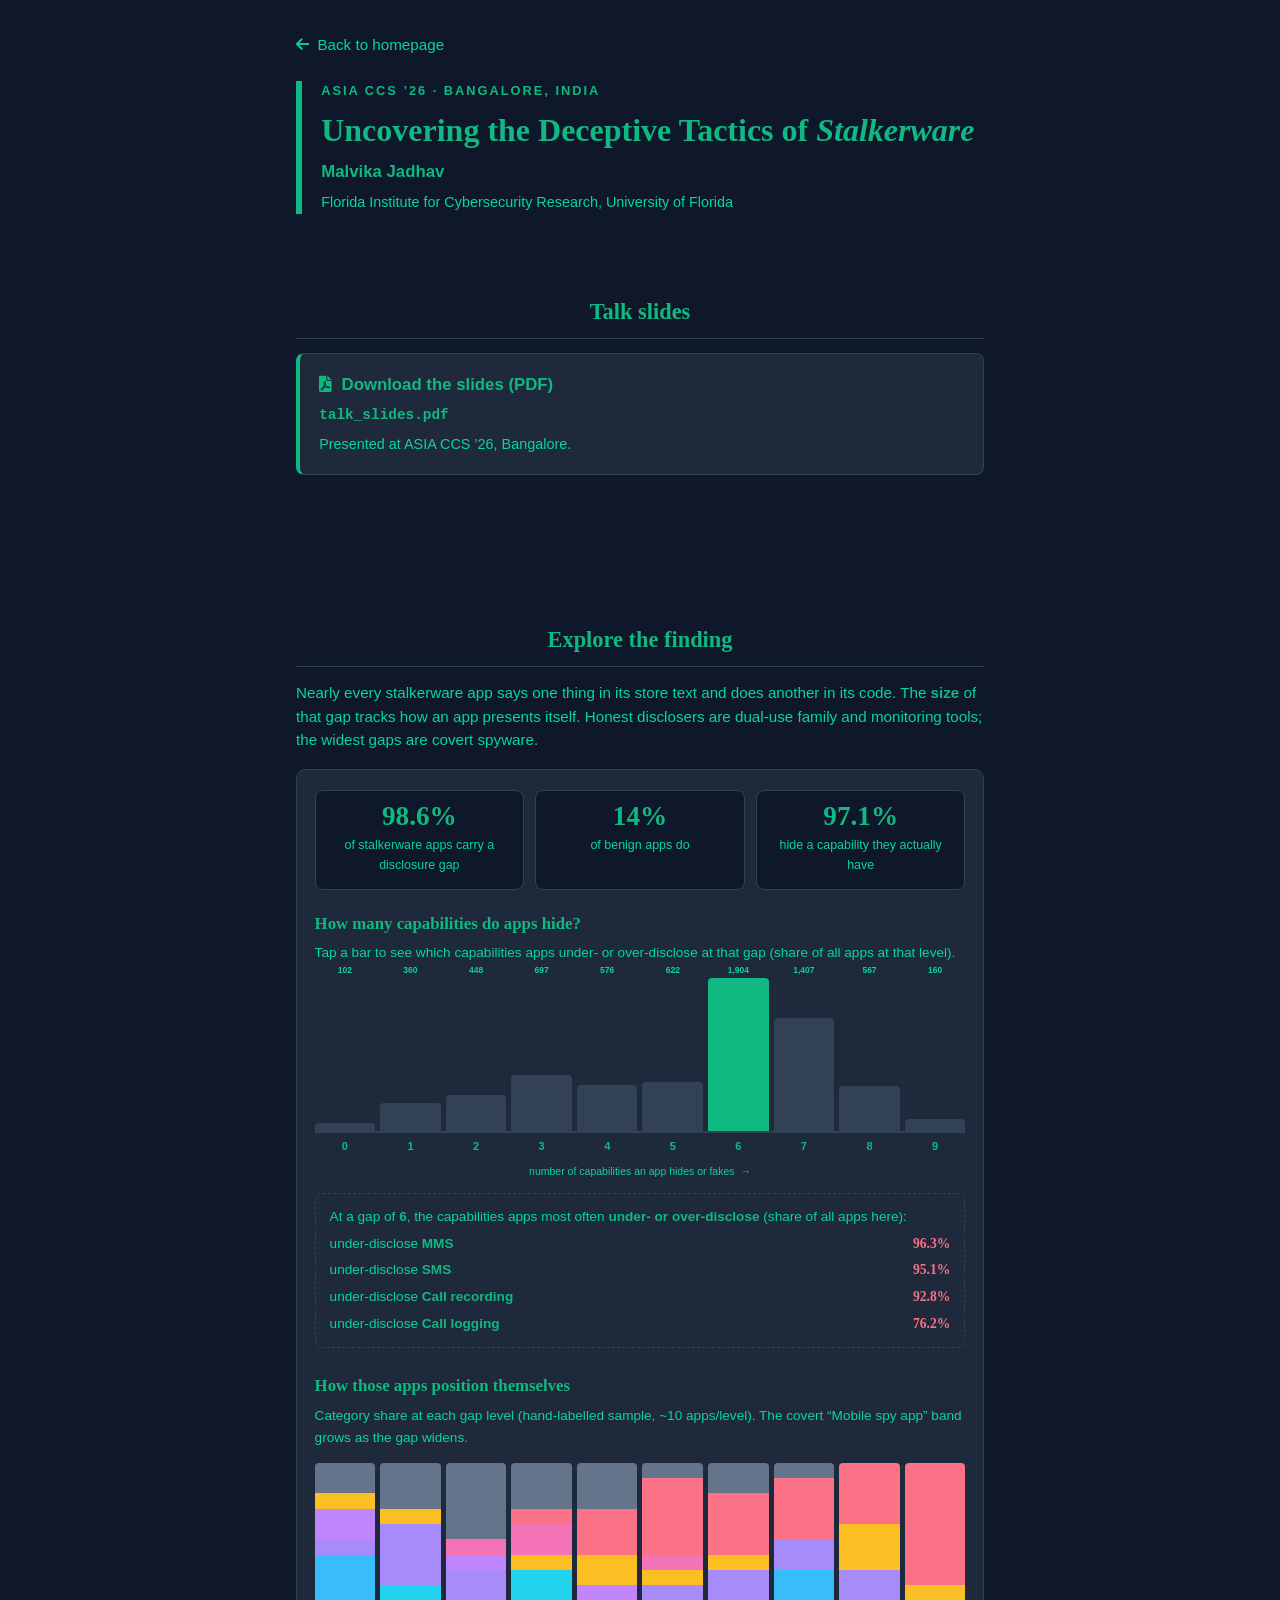
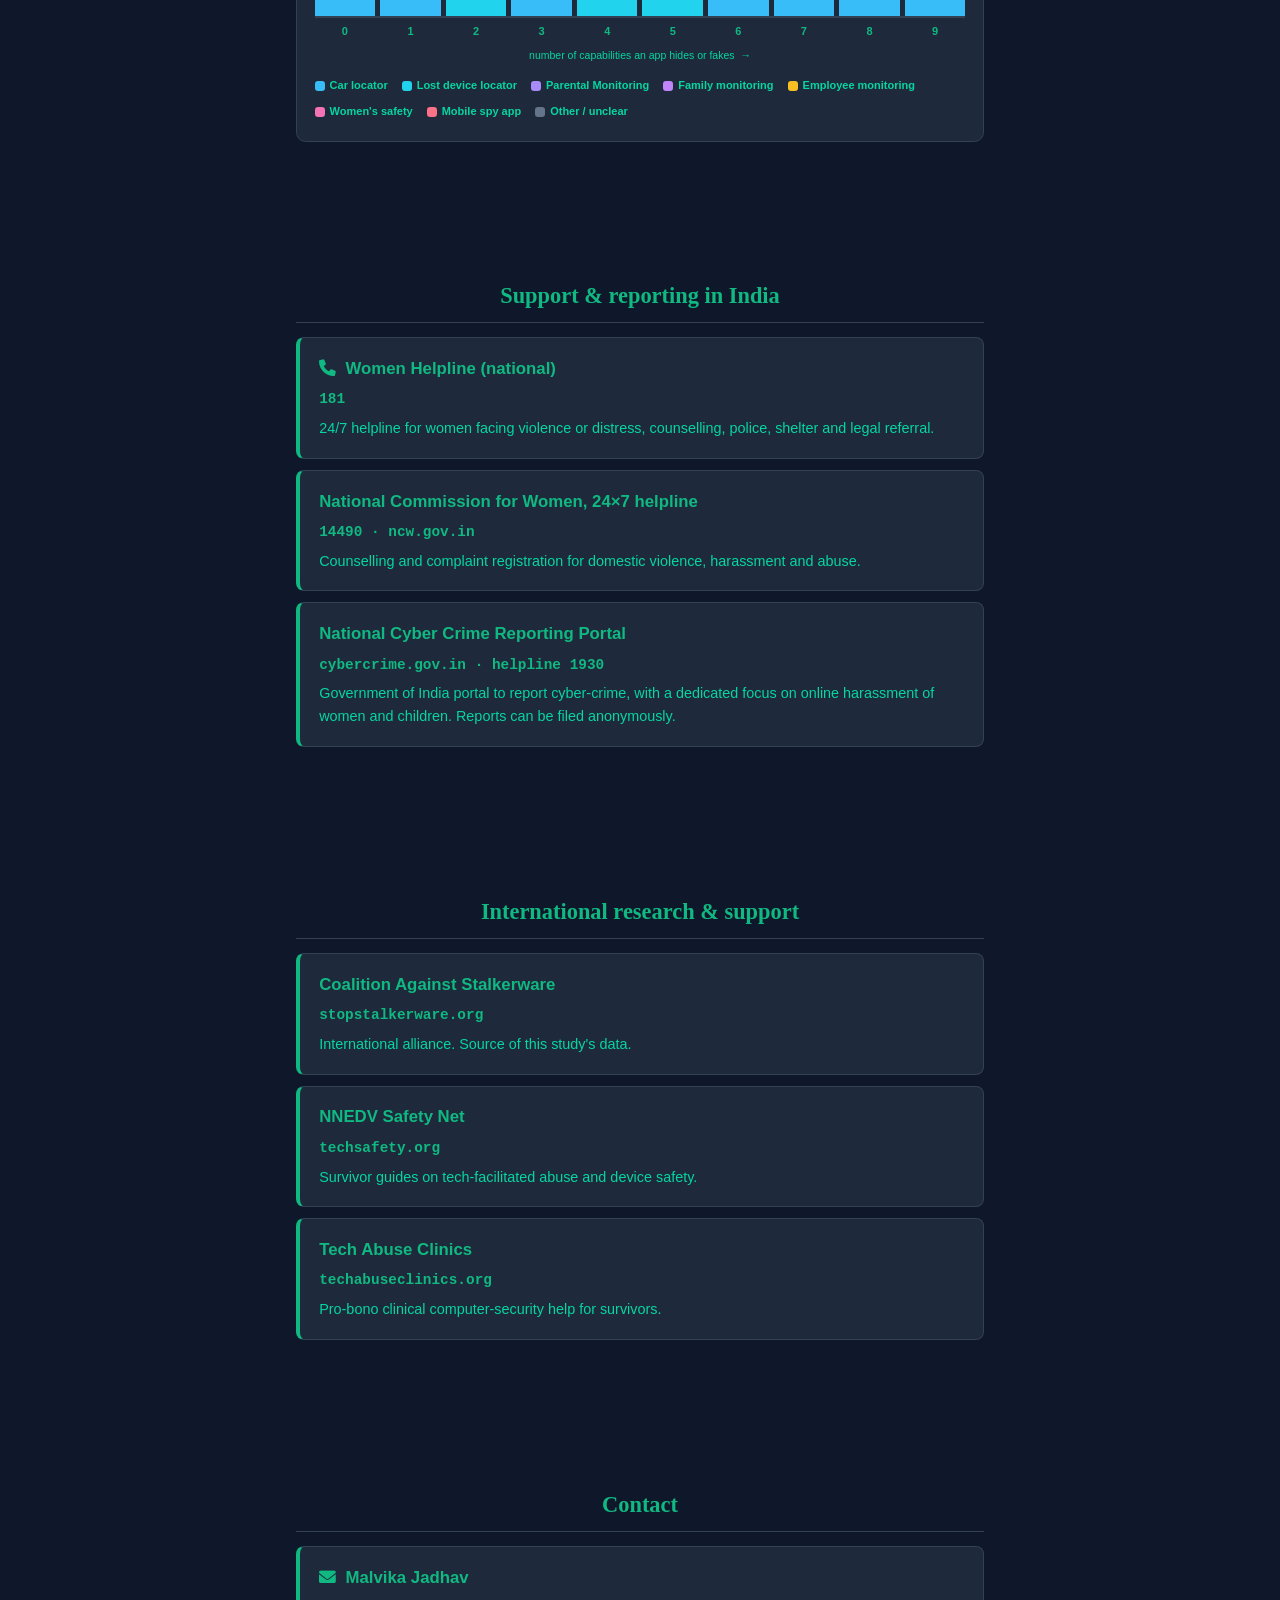
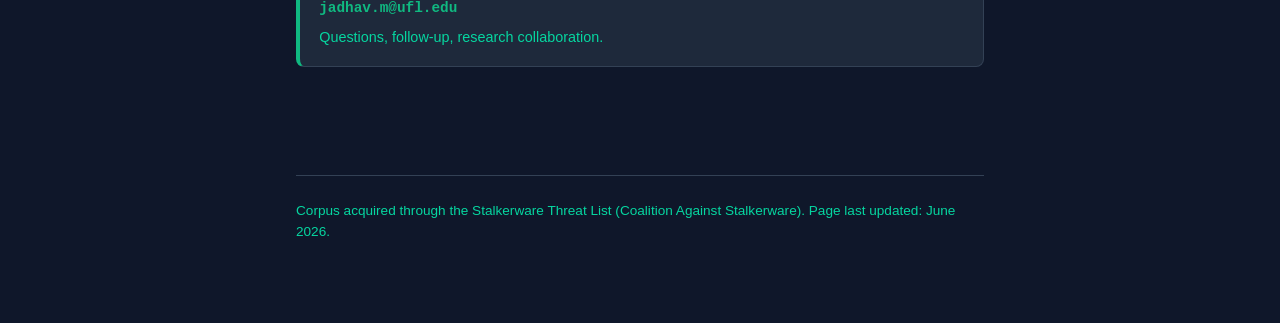
<file: asiaccs/index.html>
<!DOCTYPE html>
<html lang="en">
<head>
<meta charset="UTF-8"><meta name="viewport" content="width=device-width, initial-scale=1.0">
<title>Research Resources · ASIA CCS ’26 · Malvika Jadhav</title>
<meta name="description" content="Conference talk resources."><meta name="robots" content="noindex, nofollow">
<link rel="stylesheet" href="../style.css">
<link href="https://cdnjs.cloudflare.com/ajax/libs/font-awesome/6.0.0/css/all.min.css" rel="stylesheet">
<link rel="icon" href="../profile.jpeg">
<style>
  /* fallback copy of your style.css tokens so this page renders correctly even in a
     standalone preview; identical values, so style.css stays the source of truth on-site */
  :root{ --bg-primary:#ffffff; --bg-secondary:#f8fafc; --text-primary:#1e293b; --text-secondary:#64748b; --accent:#3b82f6; --accent-hover:#2563eb; --border:#e2e8f0; --transition:all .3s ease; }
  [data-theme="dark"]{ --bg-primary:#0f172a; --bg-secondary:#1e293b; --text-primary:#10b981; --text-secondary:#06d6a0; --accent:#10b981; --accent-hover:#059669; --border:#334155; }
  body{ font-family:-apple-system,BlinkMacSystemFont,'Segoe UI',Roboto,sans-serif; background:var(--bg-primary); color:var(--text-primary); line-height:1.6; margin:0; transition:var(--transition); }

  .talk-container{max-width:720px;margin:0 auto;padding:2rem 1rem 5rem;}
  .back-link{display:inline-block;margin-bottom:1.5rem;color:var(--text-secondary);text-decoration:none;font-size:.95rem;transition:var(--transition);} .back-link:hover{color:var(--accent);}
  .talk-header{border-left:6px solid var(--accent);padding-left:1.2rem;margin-bottom:2rem;}
  .talk-eyebrow{font-size:.8rem;letter-spacing:2px;color:var(--accent);font-weight:700;text-transform:uppercase;margin-bottom:.6rem;}
  .talk-title{font-family:Georgia,"Times New Roman",serif;font-size:2rem;font-weight:700;color:var(--text-primary);margin-bottom:.6rem;line-height:1.2;} .talk-title em{color:var(--accent);font-style:italic;}
  .talk-byline{font-weight:600;font-size:1.05rem;color:var(--text-primary);margin-bottom:.3rem;} .talk-venue{color:var(--text-secondary);font-size:.9rem;}
  .talk-section{margin-bottom:2.5rem;}
  .talk-section h2{font-family:Georgia,"Times New Roman",serif;font-size:1.4rem;color:var(--text-primary);margin-bottom:.9rem;padding-bottom:.5rem;border-bottom:1px solid var(--border);}
  .talk-section .lead{color:var(--text-secondary);font-size:.95rem;line-height:1.55;margin-bottom:1.1rem;} .talk-section .lead b{color:var(--text-primary);}
  .talk-card{display:block;background:var(--bg-secondary);border:1px solid var(--border);border-left:4px solid var(--accent);padding:1.1rem 1.2rem;margin-bottom:.7rem;text-decoration:none;color:var(--text-primary);border-radius:.5rem;transition:var(--transition);}
  .talk-card:hover{transform:translateX(3px);box-shadow:0 4px 12px rgba(0,0,0,.15);}
  .talk-card .card-name{font-weight:700;font-size:1.05rem;margin-bottom:.35rem;}
  .talk-card .card-url{color:var(--accent);font-size:.9rem;font-weight:600;margin-bottom:.35rem;word-break:break-all;font-family:ui-monospace,"SF Mono",Menlo,monospace;}
  .talk-card .card-desc{color:var(--text-secondary);font-size:.9rem;}
  .talk-footer{margin-top:3rem;padding-top:1.5rem;border-top:1px solid var(--border);font-size:.85rem;color:var(--text-secondary);line-height:1.6;}
  .viz{background:var(--bg-secondary);border:1px solid var(--border);border-radius:.6rem;padding:1.2rem 1.1rem 1.3rem;}
  .viz .stat-row{display:flex;gap:.7rem;flex-wrap:wrap;margin-bottom:1.3rem;}
  .viz .stat{flex:1 1 130px;background:var(--bg-primary);border:1px solid var(--border);border-radius:.5rem;padding:.8rem .9rem;}
  .viz .stat .n{font-family:Georgia,serif;font-weight:700;font-size:1.7rem;line-height:1;color:var(--accent);} .viz .stat .c{font-size:.78rem;color:var(--text-secondary);margin-top:.35rem;}
  .viz h3{font-family:Georgia,serif;font-size:1.05rem;color:var(--text-primary);margin:0 0 .3rem;} .viz .sub{font-size:.85rem;color:var(--text-secondary);margin-bottom:.9rem;}
  .viz .chart,.viz .compchart{display:flex;align-items:flex-end;gap:5px;height:155px;border-bottom:2px solid var(--border);}
  .viz .col{flex:1;display:flex;flex-direction:column;justify-content:flex-end;align-items:center;height:100%;position:relative;cursor:pointer;}
  .viz .col .bar{width:100%;border-radius:4px 4px 0 0;background:var(--border);min-height:3px;} .viz .col.sel .bar{background:var(--accent);}
  .viz .col .cnt{position:absolute;top:-14px;font-weight:700;font-size:8.5px;color:var(--text-secondary);white-space:nowrap;}
  .viz .ccol{flex:1;height:100%;display:flex;flex-direction:column-reverse;border-radius:4px 4px 0 0;overflow:hidden;}
  .viz .ccol .seg{width:100%;}
  .viz .xaxis{display:flex;gap:5px;margin-top:5px;} .viz .xaxis .t{flex:1;text-align:center;font-weight:700;font-size:11px;color:var(--text-primary);}
  .viz .xlab{text-align:center;font-size:10.5px;color:var(--text-secondary);margin-top:7px;}
  .viz .capdetail{margin-top:13px;padding:12px 14px;border:1px dashed var(--border);border-radius:.5rem;font-size:.85rem;color:var(--text-secondary);} .viz .capdetail b{color:var(--text-primary);}
  .viz .capdetail .row{display:flex;justify-content:space-between;margin-top:5px;} .viz .capdetail .row span:last-child{font-family:Georgia,serif;font-weight:700;color:#fb7185;}
  .viz .legend{display:flex;gap:8px 14px;flex-wrap:wrap;font-size:11px;font-weight:600;color:var(--text-secondary);margin-top:13px;} .viz .legend span{display:inline-flex;align-items:center;} .viz .legend i{width:10px;height:10px;border-radius:3px;margin-right:5px;}
</style>
</head>
<body data-theme="dark">
<div class="talk-container">
  <a href="../" class="back-link"><i class="fas fa-arrow-left"></i>&nbsp; Back to homepage</a>
  <header class="talk-header">
    <div class="talk-eyebrow">ASIA CCS ’26 · Bangalore, India</div>
    <h1 class="talk-title">Uncovering the Deceptive Tactics of <em>Stalkerware</em></h1>
    <div class="talk-byline">Malvika Jadhav</div>
    <div class="talk-venue">Florida Institute for Cybersecurity Research, University of Florida</div>
  </header>

  <section class="talk-section"><h2>Talk slides</h2>
    <a class="talk-card" href="talk_slides.pdf"><div class="card-name"><i class="fas fa-file-pdf"></i>&nbsp; Download the slides (PDF)</div>
      <div class="card-url">talk_slides.pdf</div><div class="card-desc">Presented at ASIA CCS ’26, Bangalore.</div></a>
  </section>

  <section class="talk-section"><h2>Explore the finding</h2>
    <p class="lead">Nearly every stalkerware app says one thing in its store text and does another in its code. The <b>size</b> of that gap tracks how an app presents itself. Honest disclosers are dual-use family and monitoring tools; the widest gaps are covert spyware.</p>
    <div class="viz">
      <div class="stat-row">
        <div class="stat"><div class="n">98.6%</div><div class="c">of stalkerware apps carry a disclosure gap</div></div>
        <div class="stat"><div class="n">14%</div><div class="c">of benign apps do</div></div>
        <div class="stat"><div class="n">97.1%</div><div class="c">hide a capability they actually have</div></div>
      </div>
      <h3>How many capabilities do apps hide?</h3><p class="sub">Tap a bar to see which capabilities apps under- or over-disclose at that gap (share of all apps at that level).</p>
      <div class="chart" id="chart"></div><div class="xaxis" id="xaxis1"></div>
      <p class="xlab">number of capabilities an app hides or fakes &nbsp;→</p>
      <div class="capdetail" id="capdetail"></div>
      <h3 style="margin-top:1.6rem">How those apps position themselves</h3>
      <p class="sub">Category share at each gap level (hand-labelled sample, ~10 apps/level). The covert “Mobile spy app” band grows as the gap widens.</p>
      <div class="compchart" id="compchart"></div><div class="xaxis" id="xaxis2"></div>
      <p class="xlab">number of capabilities an app hides or fakes &nbsp;→</p>
      <div class="legend" id="legend"></div>
    </div>
  </section>

  <section class="talk-section"><h2>Support &amp; reporting in India</h2>
    <a class="talk-card" href="tel:181"><div class="card-name"><i class="fas fa-phone"></i>&nbsp; Women Helpline (national)</div>
      <div class="card-url">181</div><div class="card-desc">24/7 helpline for women facing violence or distress, counselling, police, shelter and legal referral.</div></a>
    <a class="talk-card" href="https://www.ncw.gov.in/ncw-cells/ncw-women-helpline/" target="_blank" rel="noopener"><div class="card-name">National Commission for Women, 24×7 helpline</div>
      <div class="card-url">14490 · ncw.gov.in</div><div class="card-desc">Counselling and complaint registration for domestic violence, harassment and abuse.</div></a>
    <a class="talk-card" href="https://cybercrime.gov.in" target="_blank" rel="noopener"><div class="card-name">National Cyber Crime Reporting Portal</div>
      <div class="card-url">cybercrime.gov.in · helpline 1930</div><div class="card-desc">Government of India portal to report cyber-crime, with a dedicated focus on online harassment of women and children. Reports can be filed anonymously.</div></a>
  </section>

  <section class="talk-section"><h2>International research &amp; support</h2>
    <a class="talk-card" href="https://stopstalkerware.org" target="_blank" rel="noopener"><div class="card-name">Coalition Against Stalkerware</div>
      <div class="card-url">stopstalkerware.org</div><div class="card-desc">International alliance. Source of this study's data.</div></a>
    <a class="talk-card" href="https://www.techsafety.org" target="_blank" rel="noopener"><div class="card-name">NNEDV Safety Net</div>
      <div class="card-url">techsafety.org</div><div class="card-desc">Survivor guides on tech-facilitated abuse and device safety.</div></a>
    <a class="talk-card" href="https://www.techabuseclinics.org" target="_blank" rel="noopener"><div class="card-name">Tech Abuse Clinics</div>
      <div class="card-url">techabuseclinics.org</div><div class="card-desc">Pro-bono clinical computer-security help for survivors.</div></a>
  </section>

  <section class="talk-section"><h2>Contact</h2>
    <a class="talk-card" href="mailto:jadhav.m@ufl.edu"><div class="card-name"><i class="fas fa-envelope"></i>&nbsp; Malvika Jadhav</div>
      <div class="card-url">jadhav.m@ufl.edu</div><div class="card-desc">Questions, follow-up, research collaboration.</div></a>
  </section>

  <footer class="talk-footer">Corpus acquired through the Stalkerware Threat List (Coalition Against Stalkerware). Page last updated: June 2026.</footer>
</div>
<script>
const COUNTS=[102, 360, 448, 697, 576, 622, 1904, 1407, 567, 160],CAPS={"1": [{"cap": "Location", "pct": 58.1, "dir": "hides"}, {"cap": "SMS", "pct": 21.4, "dir": "hides"}, {"cap": "Contacts", "pct": 8.1, "dir": "fakes"}, {"cap": "Social media", "pct": 5.6, "dir": "fakes"}], "2": [{"cap": "Location", "pct": 53.3, "dir": "hides"}, {"cap": "Social media", "pct": 34.4, "dir": "hides"}, {"cap": "Call recording", "pct": 29.5, "dir": "hides"}, {"cap": "SMS", "pct": 26.6, "dir": "hides"}], "3": [{"cap": "Call recording", "pct": 61.3, "dir": "hides"}, {"cap": "Location", "pct": 58.0, "dir": "hides"}, {"cap": "Social media", "pct": 44.9, "dir": "hides"}, {"cap": "Contacts", "pct": 30.3, "dir": "fakes"}], "4": [{"cap": "Location", "pct": 82.3, "dir": "hides"}, {"cap": "Call recording", "pct": 68.8, "dir": "hides"}, {"cap": "Call logging", "pct": 51.6, "dir": "hides"}, {"cap": "Calendar", "pct": 44.6, "dir": "hides"}], "5": [{"cap": "Location", "pct": 76.5, "dir": "hides"}, {"cap": "SMS", "pct": 72.3, "dir": "hides"}, {"cap": "Call recording", "pct": 66.1, "dir": "hides"}, {"cap": "Call logging", "pct": 64.3, "dir": "hides"}], "6": [{"cap": "MMS", "pct": 96.3, "dir": "hides"}, {"cap": "SMS", "pct": 95.1, "dir": "hides"}, {"cap": "Call recording", "pct": 92.8, "dir": "hides"}, {"cap": "Call logging", "pct": 76.2, "dir": "hides"}], "7": [{"cap": "MMS", "pct": 99.4, "dir": "hides"}, {"cap": "SMS", "pct": 99.0, "dir": "hides"}, {"cap": "Call recording", "pct": 96.1, "dir": "hides"}, {"cap": "Call logging", "pct": 86.4, "dir": "hides"}], "8": [{"cap": "SMS", "pct": 100, "dir": "hides"}, {"cap": "MMS", "pct": 100, "dir": "hides"}, {"cap": "Call recording", "pct": 99.5, "dir": "hides"}, {"cap": "Call logging", "pct": 91.9, "dir": "hides"}], "9": [{"cap": "SMS", "pct": 100, "dir": "hides"}, {"cap": "MMS", "pct": 100, "dir": "hides"}, {"cap": "Call recording", "pct": 100, "dir": "hides"}, {"cap": "Location", "pct": 99.4, "dir": "hides"}]},COMP={"0": {"Car locator": 4, "Family monitoring": 2, "Other / unclear": 2, "Parental Monitoring": 1, "Employee monitoring": 1}, "1": {"Parental Monitoring": 4, "Other / unclear": 3, "Car locator": 1, "Lost device locator": 1, "Employee monitoring": 1}, "2": {"Other / unclear": 5, "Parental Monitoring": 2, "Lost device locator": 1, "Family monitoring": 1, "Women's safety": 1}, "3": {"Other / unclear": 3, "Women's safety": 2, "Lost device locator": 2, "Employee monitoring": 1, "Mobile spy app": 1, "Car locator": 1}, "4": {"Mobile spy app": 3, "Other / unclear": 3, "Employee monitoring": 2, "Family monitoring": 1, "Lost device locator": 1}, "5": {"Mobile spy app": 5, "Parental Monitoring": 1, "Other / unclear": 1, "Lost device locator": 1, "Employee monitoring": 1, "Women's safety": 1}, "6": {"Mobile spy app": 4, "Other / unclear": 2, "Parental Monitoring": 2, "Car locator": 1, "Employee monitoring": 1}, "7": {"Mobile spy app": 4, "Car locator": 3, "Parental Monitoring": 2, "Other / unclear": 1}, "8": {"Mobile spy app": 4, "Employee monitoring": 3, "Parental Monitoring": 2, "Car locator": 1}, "9": {"Mobile spy app": 8, "Car locator": 1, "Employee monitoring": 1}},ORDER=["Car locator", "Lost device locator", "Parental Monitoring", "Family monitoring", "Employee monitoring", "Women's safety", "Mobile spy app", "Other / unclear"],COLORS={"Car locator": "#38bdf8", "Lost device locator": "#22d3ee", "Parental Monitoring": "#a78bfa", "Family monitoring": "#c084fc", "Employee monitoring": "#fbbf24", "Women's safety": "#f472b6", "Mobile spy app": "#fb7185", "Other / unclear": "#64748b"};
const max=Math.max(...COUNTS);
// distribution bar graph
const chart=document.getElementById('chart'),x1=document.getElementById('xaxis1'),cap=document.getElementById('capdetail');
COUNTS.forEach((c,g)=>{const col=document.createElement('div');col.className='col';col.dataset.g=g;
 col.innerHTML=`<span class="cnt">${c.toLocaleString()}</span><div class="bar" style="height:${Math.max(3,c/max*100)}%"></div>`;
 col.onclick=()=>sc(g);col.onmouseenter=()=>sc(g);chart.appendChild(col);
 const t=document.createElement('div');t.className='t';t.textContent=g;x1.appendChild(t);});
function sc(g){document.querySelectorAll('.col').forEach(c=>c.classList.toggle('sel',+c.dataset.g===g));
 const DIR={hides:'under-disclose',fakes:'over-disclose'};const l=CAPS[g];cap.innerHTML=l?`At a gap of <b>${g}</b>, the capabilities apps most often <b>under- or over-disclose</b> (share of all apps here):`+l.map(o=>`<div class="row"><span>${DIR[o.dir]||o.dir} <b>${o.cap}</b></span><span>${o.pct}%</span></div>`).join(''):`At a gap of <b>${g}</b> there’s no single dominant pattern.`;}
// composition bar graph (vertical 100% stacked)
const cc=document.getElementById('compchart'),x2=document.getElementById('xaxis2');
for(let g=0;g<10;g++){const m=COMP[g]||{},tot=Object.values(m).reduce((a,b)=>a+b,0)||1;
 const col=document.createElement('div');col.className='ccol';
 col.innerHTML=ORDER.filter(l=>m[l]).map(l=>`<div class="seg" title="${l}: ${m[l]} of ${tot}" style="height:${m[l]/tot*100}%;background:${COLORS[l]}"></div>`).join('');
 cc.appendChild(col);
 const t=document.createElement('div');t.className='t';t.textContent=g;x2.appendChild(t);}
document.getElementById('legend').innerHTML=ORDER.map(l=>`<span><i style="background:${COLORS[l]}"></i>${l}</span>`).join('');
sc(6);
</script>
</body></html>
</file>
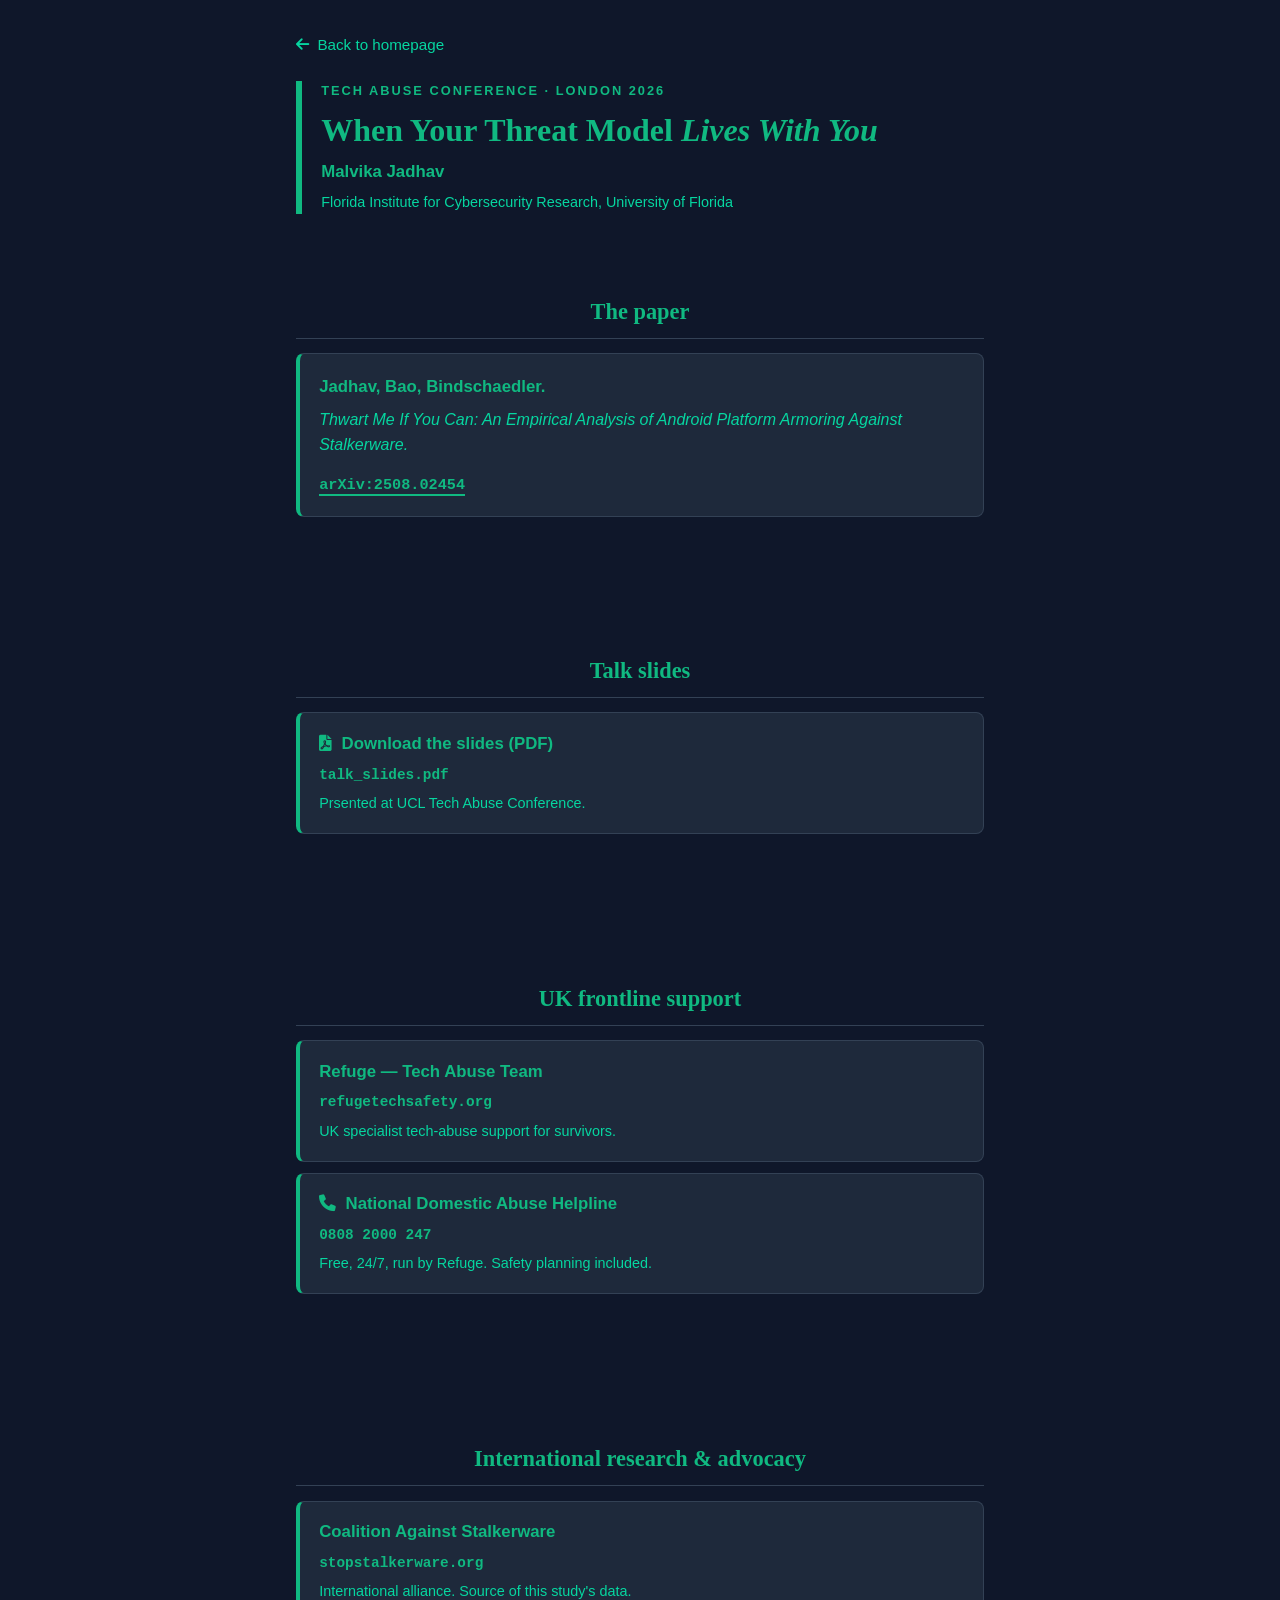
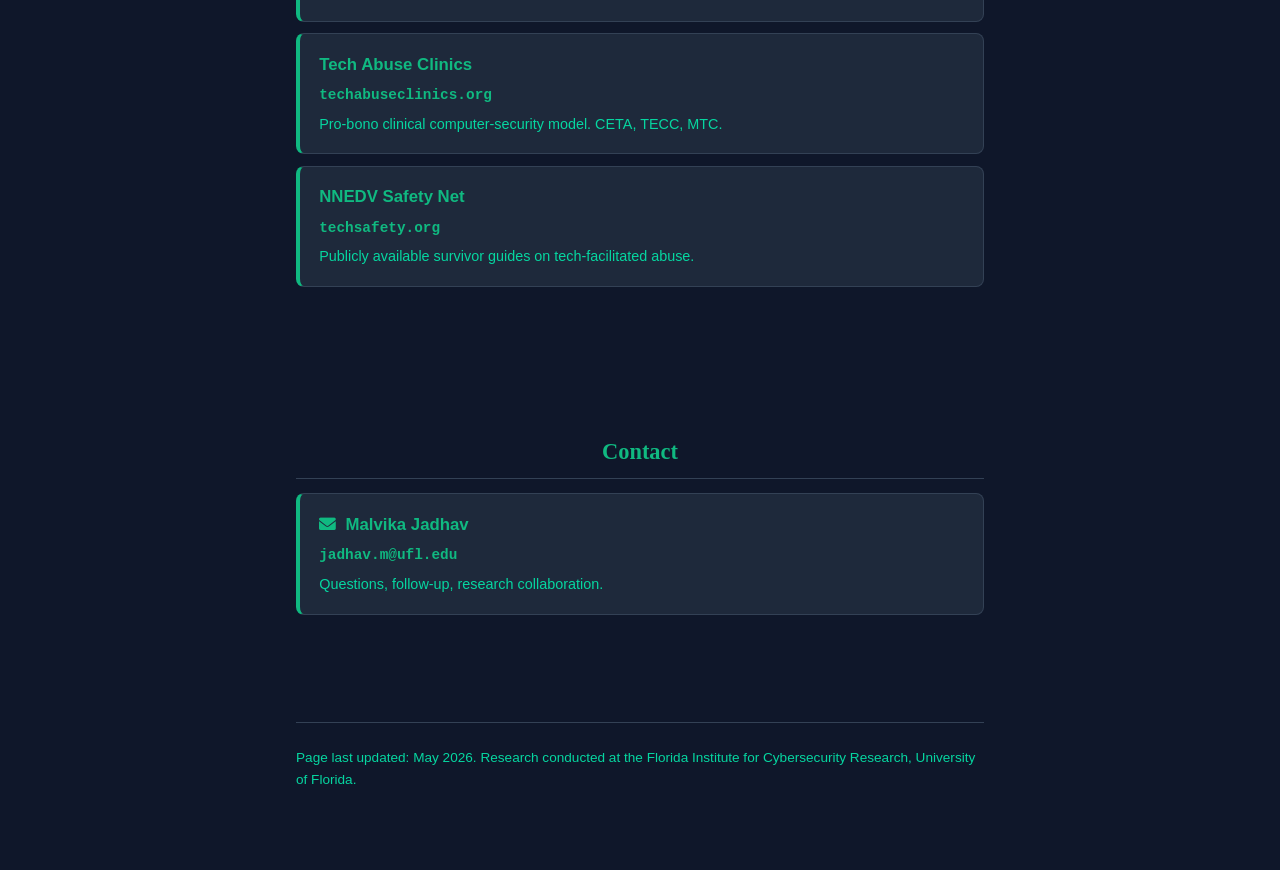
<file: london-2026/index.html>
<!DOCTYPE html>
<html lang="en">
<head>
    <meta charset="UTF-8">
    <meta name="viewport" content="width=device-width, initial-scale=1.0">
    <title>Research Resources · Malvika Jadhav</title>
    <meta name="description" content="Conference talk resources.">
    <meta name="robots" content="noindex, nofollow">
    <link rel="stylesheet" href="../style.css">
    <link href="https://cdnjs.cloudflare.com/ajax/libs/font-awesome/6.0.0/css/all.min.css" rel="stylesheet">
    <link rel="icon" href="../profile.jpeg">

    <style>
        .talk-container {
            max-width: 720px;
            margin: 0 auto;
            padding: 2rem 1rem 5rem;
        }
        .back-link {
            display: inline-block;
            margin-bottom: 1.5rem;
            color: var(--text-secondary);
            text-decoration: none;
            font-size: 0.95rem;
            transition: var(--transition);
        }
        .back-link:hover {
            color: var(--accent);
        }
        .talk-header {
            border-left: 6px solid var(--accent);
            padding-left: 1.2rem;
            margin-bottom: 2rem;
        }
        .talk-eyebrow {
            font-size: 0.8rem;
            letter-spacing: 2px;
            color: var(--accent);
            font-weight: 700;
            text-transform: uppercase;
            margin-bottom: 0.6rem;
        }
        .talk-title {
            font-family: Georgia, "Times New Roman", serif;
            font-size: 2rem;
            font-weight: 700;
            color: var(--text-primary);
            margin-bottom: 0.6rem;
            line-height: 1.2;
        }
        .talk-title em {
            color: var(--accent);
            font-style: italic;
        }
        .talk-byline {
            font-weight: 600;
            font-size: 1.05rem;
            color: var(--text-primary);
            margin-bottom: 0.3rem;
        }
        .talk-venue {
            color: var(--text-secondary);
            font-size: 0.9rem;
        }
        .safety-banner {
            background: var(--bg-secondary);
            border: 2px solid var(--accent);
            color: var(--text-primary);
            padding: 1.1rem 1.3rem;
            border-radius: 0.5rem;
            margin-bottom: 2.5rem;
            font-size: 0.95rem;
            line-height: 1.5;
        }
        .safety-banner strong {
            color: var(--accent);
            letter-spacing: 1.5px;
            font-size: 0.75rem;
            font-weight: 700;
            display: block;
            margin-bottom: 0.5rem;
            text-transform: uppercase;
        }
        .talk-section {
            margin-bottom: 2.5rem;
        }
        .talk-section h2 {
            font-family: Georgia, "Times New Roman", serif;
            font-size: 1.4rem;
            color: var(--text-primary);
            margin-bottom: 0.9rem;
            padding-bottom: 0.5rem;
            border-bottom: 1px solid var(--border);
        }
        .talk-card {
            display: block;
            background: var(--bg-secondary);
            border: 1px solid var(--border);
            border-left: 4px solid var(--accent);
            padding: 1.1rem 1.2rem;
            margin-bottom: 0.7rem;
            text-decoration: none;
            color: var(--text-primary);
            border-radius: 0.5rem;
            transition: var(--transition);
        }
        .talk-card:hover {
            transform: translateX(3px);
            box-shadow: 0 4px 12px rgba(0,0,0,0.15);
        }
        .talk-card .card-name {
            font-weight: 700;
            font-size: 1.05rem;
            margin-bottom: 0.35rem;
            color: var(--text-primary);
        }
        .talk-card .card-url {
            color: var(--accent);
            font-size: 0.9rem;
            font-weight: 600;
            margin-bottom: 0.35rem;
            word-break: break-all;
            font-family: ui-monospace, "SF Mono", Menlo, monospace;
        }
        .talk-card .card-desc {
            color: var(--text-secondary);
            font-size: 0.9rem;
        }
        .paper-block {
            background: var(--bg-secondary);
            border: 1px solid var(--border);
            border-left: 4px solid var(--accent);
            padding: 1.2rem;
            border-radius: 0.5rem;
        }
        .paper-block .paper-authors {
            font-weight: 700;
            margin-bottom: 0.4rem;
            font-size: 1.05rem;
        }
        .paper-block .paper-title {
            font-style: italic;
            margin-bottom: 0.8rem;
            color: var(--text-secondary);
        }
        .paper-block a {
            color: var(--accent);
            font-weight: 700;
            text-decoration: none;
            border-bottom: 2px solid var(--accent);
            font-family: ui-monospace, "SF Mono", Menlo, monospace;
            font-size: 0.95rem;
        }
        .paper-block a:hover {
            color: var(--accent-hover);
            border-bottom-color: var(--accent-hover);
        }
        .talk-footer {
            margin-top: 3rem;
            padding-top: 1.5rem;
            border-top: 1px solid var(--border);
            font-size: 0.85rem;
            color: var(--text-secondary);
            line-height: 1.6;
        }
    </style>
</head>
<body data-theme="dark">

<div class="talk-container">

    <a href="../" class="back-link">
        <i class="fas fa-arrow-left"></i>&nbsp; Back to homepage
    </a>

    <header class="talk-header">
        <div class="talk-eyebrow">Tech Abuse Conference · London 2026</div>
        <h1 class="talk-title">When Your Threat Model <em>Lives With You</em></h1>
        <div class="talk-byline">Malvika Jadhav</div>
        <div class="talk-venue">Florida Institute for Cybersecurity Research, University of Florida</div>
    </header>

    <section class="talk-section">
        <h2>The paper</h2>
        <div class="paper-block">
            <div class="paper-authors">Jadhav, Bao, Bindschaedler.</div>
            <div class="paper-title">Thwart Me If You Can: An Empirical Analysis of Android Platform Armoring Against Stalkerware.</div>
            <a href="https://arxiv.org/abs/2508.02454" target="_blank" rel="noopener">arXiv:2508.02454</a>
        </div>
    </section>

    <section class="talk-section">
        <h2>Talk slides</h2>
        <a class="talk-card" href="talk_slides.pdf">
            <div class="card-name"><i class="fas fa-file-pdf"></i>&nbsp; Download the slides (PDF)</div>
            <div class="card-url">talk_slides.pdf</div>
            <div class="card-desc">Prsented at UCL Tech Abuse Conference.</div>
        </a>
    </section>

    <section class="talk-section">
        <h2>UK frontline support</h2>

        <a class="talk-card" href="https://refugetechsafety.org" target="_blank" rel="noopener">
            <div class="card-name">Refuge — Tech Abuse Team</div>
            <div class="card-url">refugetechsafety.org</div>
            <div class="card-desc">UK specialist tech-abuse support for survivors.</div>
        </a>

        <a class="talk-card" href="tel:08082000247">
            <div class="card-name"><i class="fas fa-phone"></i>&nbsp; National Domestic Abuse Helpline</div>
            <div class="card-url">0808 2000 247</div>
            <div class="card-desc">Free, 24/7, run by Refuge. Safety planning included.</div>
        </a>
    </section>

    <section class="talk-section">
        <h2>International research &amp; advocacy</h2>

        <a class="talk-card" href="https://stopstalkerware.org" target="_blank" rel="noopener">
            <div class="card-name">Coalition Against Stalkerware</div>
            <div class="card-url">stopstalkerware.org</div>
            <div class="card-desc">International alliance. Source of this study's data.</div>
        </a>

        <a class="talk-card" href="https://www.techabuseclinics.org" target="_blank" rel="noopener">
            <div class="card-name">Tech Abuse Clinics</div>
            <div class="card-url">techabuseclinics.org</div>
            <div class="card-desc">Pro-bono clinical computer-security model. CETA, TECC, MTC.</div>
        </a>

        <a class="talk-card" href="https://www.techsafety.org" target="_blank" rel="noopener">
            <div class="card-name">NNEDV Safety Net</div>
            <div class="card-url">techsafety.org</div>
            <div class="card-desc">Publicly available survivor guides on tech-facilitated abuse.</div>
        </a>
    </section>


    <section class="talk-section">
        <h2>Contact</h2>
        <a class="talk-card" href="mailto:jadhav.m@ufl.edu">
            <div class="card-name"><i class="fas fa-envelope"></i>&nbsp; Malvika Jadhav</div>
            <div class="card-url">jadhav.m@ufl.edu</div>
            <div class="card-desc">Questions, follow-up, research collaboration.</div>
        </a>
    </section>

    <footer class="talk-footer">
        Page last updated: May 2026. Research conducted at the Florida Institute for Cybersecurity Research, University of Florida. 
    </footer>

</div>

</body>
</html>
</file>
<file: style.css>
/* Reset and Base Styles */
* {
    margin: 0;
    padding: 0;
    box-sizing: border-box;
}

:root {
    /* Light mode (Software) colors */
    --bg-primary: #ffffff;
    --bg-secondary: #f8fafc;
    --text-primary: #1e293b;
    --text-secondary: #64748b;
    --accent: #3b82f6;
    --accent-hover: #2563eb;
    --border: #e2e8f0;
    
    /* Transitions */
    --transition: all 0.3s ease;
}

[data-theme="dark"] {
    /* Dark mode (Cybersecurity) colors */
    --bg-primary: #0f172a;
    --bg-secondary: #1e293b;
    --text-primary: #10b981;
    --text-secondary: #06d6a0;
    --accent: #10b981;
    --accent-hover: #059669;
    --border: #334155;
}

body {
    font-family: -apple-system, BlinkMacSystemFont, 'Segoe UI', Roboto, sans-serif;
    background: var(--bg-primary);
    color: var(--text-primary);
    line-height: 1.6;
    transition: var(--transition);
}

.container {
    max-width: 1200px;
    margin: 0 auto;
    padding: 0 1rem;
}

/* Theme Toggle */
.theme-toggle {
    position: fixed;
    top: 1rem;
    right: 1rem;
    z-index: 1001;
    display: flex;
    align-items: center;
    gap: 1rem;
}

.mode-indicator {
    background: var(--bg-secondary);
    border: 1px solid var(--border);
    padding: 0.5rem 1rem;
    border-radius: 2rem;
    font-size: 0.875rem;
    font-weight: 500;
    color: var(--accent);
    display: flex;
    align-items: center;
    gap: 0.5rem;
}

.toggle-btn {
    background: var(--bg-secondary);
    border: 1px solid var(--border);
    border-radius: 2rem;
    width: 4rem;
    height: 2rem;
    position: relative;
    cursor: pointer;
    transition: var(--transition);
}

.toggle-slider {
    position: absolute;
    top: 2px;
    left: 2px;
    width: 1.5rem;
    height: 1.5rem;
    background: var(--accent);
    border-radius: 50%;
    display: flex;
    align-items: center;
    justify-content: center;
    color: white;
    font-size: 0.75rem;
    transition: var(--transition);
}

[data-theme="dark"] .toggle-slider {
    transform: translateX(2rem);
}

/* Navigation */
.navbar {
    position: fixed;
    top: 0;
    left: 0;
    right: 0;
    background: var(--bg-primary);
    backdrop-filter: blur(10px);
    border-bottom: 1px solid var(--border);
    padding: 1rem 2rem;
    padding-right: 20rem;
    display: flex;
    justify-content: space-between;
    align-items: center;
    z-index: 100;
    transition: var(--transition);
}

.nav-brand {
    font-size: 1.25rem;
    font-weight: bold;
    color: var(--accent);
}

.nav-links {
    display: flex;
    gap: 2rem;
}

.nav-links a {
    text-decoration: none;
    color: var(--text-primary);
    font-weight: 500;
    transition: var(--transition);
}

.nav-links a:hover {
    color: var(--accent);
}

/* Hero Section */
.hero {
    min-height: 100vh;
    display: flex;
    flex-direction: column;
    align-items: center;
    justify-content: center;
    position: relative;
    overflow: hidden;
    background: #1a1a1a;
    font-family: 'Courier New', monospace;
    color: var(--accent);
}

[data-theme="light"] .hero {
    background: #f8f9fa;
    color: #2563eb;
}

.hero-background {
    position: absolute;
    top: 0;
    left: 0;
    right: 0;
    bottom: 0;
    background: 
        repeating-linear-gradient(
            0deg,
            transparent,
            transparent 2px,
            rgba(255,255,255,0.03) 2px,
            rgba(255,255,255,0.03) 4px
        ),
        #1a1a1a;
    z-index: -2;
}

[data-theme="light"] .hero-background {
    background: 
        repeating-linear-gradient(
            0deg,
            transparent,
            transparent 2px,
            rgba(0,0,0,0.03) 2px,
            rgba(0,0,0,0.03) 4px
        ),
        #f8f9fa;
}

.hero-background::before {
    content: '';
    position: absolute;
    top: 0;
    left: 0;
    right: 0;
    bottom: 0;
    background-image: 
        radial-gradient(circle at 20% 50%, rgba(16, 185, 129, 0.1) 0%, transparent 50%),
        radial-gradient(circle at 80% 20%, rgba(6, 214, 160, 0.1) 0%, transparent 50%),
        radial-gradient(circle at 40% 80%, rgba(52, 211, 153, 0.1) 0%, transparent 50%);
    z-index: -1;
}

[data-theme="light"] .hero-background::before {
    background-image: 
        radial-gradient(circle at 20% 50%, rgba(37, 99, 235, 0.1) 0%, transparent 50%),
        radial-gradient(circle at 80% 20%, rgba(59, 130, 246, 0.1) 0%, transparent 50%),
        radial-gradient(circle at 40% 80%, rgba(147, 197, 253, 0.1) 0%, transparent 50%);
}

.hero-content {
    display: flex;
    align-items: center;
    gap: 4rem;
    max-width: 1000px;
    padding: 2rem;
    z-index: 1;
}

.hero-image {
    position: relative;
    flex-shrink: 0;
}

.profile-photo {
    width: 250px;
    height: 250px;
    border-radius: 50%;
    object-fit: cover;
    border: 4px solid var(--accent);
    box-shadow: 0 0 20px rgba(16, 185, 129, 0.3);
    transition: var(--transition);
    filter: brightness(0.9) contrast(1.1);
}

[data-theme="light"] .profile-photo {
    box-shadow: 0 0 20px rgba(37, 99, 235, 0.3);
}

.profile-photo:hover {
    transform: scale(1.05);
    box-shadow: 0 0 30px rgba(16, 185, 129, 0.5);
    filter: brightness(1) contrast(1.1);
}

[data-theme="light"] .profile-photo:hover {
    box-shadow: 0 0 30px rgba(37, 99, 235, 0.5);
}

.photo-frame {
    position: absolute;
    top: -10px;
    left: -10px;
    right: -10px;
    bottom: -10px;
    border: 2px solid var(--accent);
    border-radius: 50%;
    opacity: 0.5;
    animation: pulse 2s infinite;
}

@keyframes pulse {
    0%, 100% { transform: scale(1); opacity: 0.5; }
    50% { transform: scale(1.05); opacity: 0.8; }
}

.hero-text {
    flex: 1;
    text-align: left;
}

/* Terminal Window */
.terminal-window {
    background: transparent;
    border: none;
    border-radius: 0;
    margin-bottom: 2rem;
    box-shadow: none;
    font-family: 'Courier New', monospace;
    overflow: visible;
}

.terminal-header {
    display: none;
}

.terminal-body {
    padding: 0;
    color: var(--accent);
    min-height: 120px;
    background: transparent;
}

.terminal-line {
    display: flex;
    align-items: center;
    margin-bottom: 0.5rem;
}

.terminal-prompt {
    color: var(--accent);
    margin-right: 0.5rem;
    font-weight: bold;
    font-size: 1.1rem;
}

.terminal-command {
    color: #fff;
    font-size: 1.1rem;
}

[data-theme="light"] .terminal-command {
    color: #1f2937;
}

.terminal-cursor {
    color: var(--accent);
    animation: blink 1s infinite;
    margin-left: 2px;
    font-size: 1.1rem;
}

@keyframes blink {
    0%, 50% { opacity: 1; }
    51%, 100% { opacity: 0; }
}

.terminal-output {
    margin-top: 0.5rem;
    line-height: 1.6;
}

.terminal-output .output-line {
    margin-bottom: 0.25rem;
    opacity: 0;
    animation: fadeInUp 0.5s ease forwards;
    font-size: 1.1rem;
}

.terminal-output .output-line:nth-child(1) { animation-delay: 1s; }
.terminal-output .output-line:nth-child(2) { animation-delay: 2s; }
.terminal-output .output-line:nth-child(3) { animation-delay: 3s; }

.terminal-output .name {
    color: #fff;
    font-weight: bold;
}

[data-theme="light"] .terminal-output .name {
    color: #1f2937;
}

.terminal-output .role {
    color: var(--accent);
    font-weight: bold;
}

.terminal-output .description {
    color: #ccc;
}

[data-theme="light"] .terminal-output .description {
    color: #4b5563;
}

.hero-buttons {
    display: flex;
    gap: 1rem;
    justify-content: flex-start;
    flex-wrap: wrap;
    margin-top: 1.5rem;
}

/* Terminal prompt styling */
.terminal-prompt::before {
    content: "┌─[";
    color: var(--accent);
}

.terminal-prompt::after {
    content: "]─$ ";
    color: var(--accent);
}

[data-theme="light"] .terminal-prompt::before,
[data-theme="light"] .terminal-prompt::after {
    color: #2563eb;
}

.mode-info {
    position: absolute;
    bottom: 2rem;
    left: 50%;
    transform: translateX(-50%);
    z-index: 2;
}

.mode-badge {
    background: var(--bg-secondary);
    border: 1px solid var(--border);
    padding: 0.75rem 1.5rem;
    border-radius: 2rem;
    font-size: 0.875rem;
    color: var(--text-secondary);
    display: flex;
    align-items: center;
    gap: 0.5rem;
    backdrop-filter: blur(10px);
    box-shadow: 0 4px 12px rgba(0,0,0,0.1);
}

.mode-badge i {
    color: var(--accent);
}

.hero h1 {
    font-size: 3rem;
    font-weight: bold;
    margin-bottom: 1rem;
    color: var(--text-primary);
}

.hero-subtitle {
    font-size: 2rem;
    color: var(--accent);
    margin-bottom: 1rem;
}

.hero-description {
    font-size: 1.25rem;
    color: var(--text-secondary);
    margin-bottom: 0.5rem;
}

.hero-detail {
    color: var(--text-secondary);
    margin-bottom: 2rem;
}

.hero-buttons {
    display: flex;
    gap: 1rem;
    justify-content: center;
    flex-wrap: wrap;
}

/* Buttons */
.btn {
    padding: 0.75rem 2rem;
    border-radius: 0.5rem;
    border: none;
    font-weight: 600;
    cursor: pointer;
    transition: var(--transition);
    display: inline-flex;
    align-items: center;
    gap: 0.5rem;
    text-decoration: none;
}

.btn.primary {
    background: var(--accent);
    color: white;
}

.btn.primary:hover {
    background: var(--accent-hover);
    transform: translateY(-2px);
}

.btn.secondary {
    background: transparent;
    color: var(--accent);
    border: 2px solid var(--accent);
}

.btn.secondary:hover {
    background: var(--accent);
    color: white;
}

/* Sections */
section {
    padding: 3rem 0;
}

#home {
    padding: 0;
}

section h2 {
    font-size: 2.5rem;
    text-align: center;
    margin-bottom: 1rem;
    color: var(--text-primary);
}

.section-description {
    text-align: center;
    color: var(--text-secondary);
    margin-bottom: 3rem;
    font-size: 1.125rem;
}

/* Stats Section within Hero */
.stats-section {
    margin-top: 3rem;
    padding: 2rem 0;
    border-top: 1px solid var(--accent);
    width: 100%;
    background: rgba(16, 185, 129, 0.1);
    backdrop-filter: blur(10px);
    border-radius: 8px;
}

[data-theme="light"] .stats-section {
    background: rgba(37, 99, 235, 0.1);
    border-color: #2563eb;
}

.stats {
    display: grid;
    grid-template-columns: repeat(auto-fit, minmax(120px, 1fr));
    gap: 1rem;
    margin-top: 2rem;
}

.stat {
    background: var(--bg-primary);
    border: 1px solid var(--border);
    padding: 1rem;
    border-radius: 0.5rem;
    text-align: center;
}

.stat-number {
    font-size: 1.5rem;
    font-weight: bold;
    color: var(--accent);
}

.stat-label {
    font-size: 0.875rem;
    color: var(--text-secondary);
}

/* Projects Section */
.projects-grid {
    display: grid;
    grid-template-columns: repeat(auto-fit, minmax(300px, 1fr));
    gap: 2rem;
}

.project-card {
    background: var(--bg-secondary);
    border: 1px solid var(--border);
    border-radius: 0.5rem;
    overflow: hidden;
    transition: var(--transition);
}

.project-card:hover {
    transform: translateY(-5px);
    box-shadow: 0 10px 25px rgba(0,0,0,0.1);
}

.project-image {
    width: 100%;
    height: 200px;
    object-fit: cover;
}

.project-content {
    padding: 1.5rem;
}

.project-title {
    font-size: 1.25rem;
    font-weight: 600;
    margin-bottom: 0.5rem;
    color: var(--text-primary);
    display: flex;
    align-items: center;
    gap: 0.5rem;
}

.project-description {
    color: var(--text-secondary);
    margin-bottom: 1rem;
}

.project-tags {
    display: flex;
    flex-wrap: wrap;
    gap: 0.5rem;
    margin-bottom: 1rem;
}

.project-tag {
    background: var(--accent);
    color: white;
    padding: 0.25rem 0.75rem;
    border-radius: 1rem;
    font-size: 0.75rem;
}

.project-links {
    display: flex;
    gap: 0.5rem;
    justify-content: flex-start;
    align-items: center;
    min-height: 40px;
}



.project-links .btn {
    padding: 0.5rem 1rem;
    font-size: 0.875rem;
    flex-shrink: 0;
    min-width: 80px;
    text-align: center;
}

.btn-placeholder {
    width: 80px;
    height: 36px;
    flex-shrink: 0;
    /* Invisible placeholder that maintains spacing */
}

/* Updates Section */
.updates {
    background: var(--bg-primary);
}

.updates-timeline {
    max-width: 800px;
    margin: 0 auto;
    position: relative;
}

.updates-timeline::before {
    content: '';
    position: absolute;
    left: 2rem;
    top: 0;
    bottom: 0;
    width: 2px;
    background: var(--accent);
    border-radius: 1px;
}

.update-item {
    position: relative;
    padding: 1.5rem 0 1.5rem 4rem;
    margin-bottom: 1rem;
}

.update-item::before {
    content: '';
    position: absolute;
    left: 1.5rem;
    top: 2rem;
    width: 1rem;
    height: 1rem;
    background: var(--accent);
    border-radius: 50%;
    border: 3px solid var(--bg-primary);
}

.update-new {
    position: relative;
}

.update-new::after {
    content: 'NEW';
    position: absolute;
    top: 0.5rem;
    right: 0;
    background: var(--accent);
    color: white;
    font-size: 0.75rem;
    font-weight: bold;
    padding: 0.25rem 0.5rem;
    border-radius: 0.25rem;
    animation: pulse-badge 2s infinite;
}

@keyframes pulse-badge {
    0%, 100% { transform: scale(1); }
    50% { transform: scale(1.05); }
}

.update-content {
    background: var(--bg-secondary);
    border: 1px solid var(--border);
    border-radius: 0.5rem;
    padding: 1.5rem;
    transition: var(--transition);
}

.update-content:hover {
    background: var(--accent);
    color: white;
    transform: translateY(-2px);
    box-shadow: 0 8px 25px rgba(0,0,0,0.15);
}

.update-date {
    color: var(--text-secondary);
    font-size: 0.875rem;
    margin-bottom: 0.5rem;
    display: flex;
    align-items: center;
    gap: 0.5rem;
}

.update-content:hover .update-date {
    color: rgba(255,255,255,0.8);
}

.update-title {
    font-size: 1.125rem;
    font-weight: 600;
    margin-bottom: 0.5rem;
    color: var(--text-primary);
    display: flex;
    align-items: center;
    gap: 0.5rem;
}

.update-content:hover .update-title {
    color: white;
}

.update-description {
    color: var(--text-secondary);
    margin-bottom: 1rem;
    line-height: 1.6;
}

.update-content:hover .update-description {
    color: rgba(255,255,255,0.9);
}

.update-link {
    color: var(--accent);
    text-decoration: none;
    font-weight: 500;
    display: inline-flex;
    align-items: center;
    gap: 0.5rem;
    transition: var(--transition);
}

.update-content:hover .update-link {
    color: white;
}

.update-link:hover {
    text-decoration: underline;
}

/* Skills Section */
.skills {
    background: var(--bg-secondary);
}

.skills-content {
    display: grid;
    grid-template-columns: 1fr;
    gap: 3rem;
}

.skills-category h3 {
    font-size: 1.5rem;
    margin-bottom: 1.5rem;
    color: var(--text-primary);
    display: flex;
    align-items: center;
    gap: 0.5rem;
}

.skill-item {
    display: flex;
    justify-content: space-between;
    align-items: center;
    margin-bottom: 1rem;
}

.skill-name {
    font-weight: 500;
    color: var(--text-primary);
}

.skill-level {
    color: var(--text-secondary);
    font-size: 0.875rem;
}

.skill-bar {
    width: 100%;
    height: 0.5rem;
    background: var(--border);
    border-radius: 0.25rem;
    margin-top: 0.5rem;
    overflow: hidden;
}

.skill-progress {
    height: 100%;
    background: var(--accent);
    border-radius: 0.25rem;
    transition: width 1s ease;
}

.skills-grid {
    display: flex;
    flex-wrap: wrap;
    gap: 0.75rem;
    justify-content: flex-start;
    max-width: 1000px;
    margin: 0 auto;
}

.tool-item {
    background: var(--bg-primary);
    border: 1px solid var(--border);
    padding: 1rem;
    border-radius: 0.5rem;
    text-align: center;
    color: var(--text-primary);
    transition: var(--transition);
}

.tool-item:hover {
    background: var(--accent);
    color: white;
    transform: translateY(-2px);
}

/* Contact Section */
.contact-content {
    display: grid;
    grid-template-columns: 1fr;
    gap: 3rem;
    max-width: 800px;
    margin: 0 auto;
}

.contact-item {
    display: flex;
    align-items: center;
    gap: 1rem;
    padding: 1rem;
    background: var(--bg-secondary);
    border: 1px solid var(--border);
    border-radius: 0.5rem;
    text-decoration: none;
    color: var(--text-primary);
    transition: var(--transition);
    margin-bottom: 1rem;
}

.contact-item:hover {
    background: var(--accent);
    color: white;
    transform: translateY(-2px);
}

.contact-icon {
    width: 3rem;
    height: 3rem;
    background: var(--accent);
    color: white;
    border-radius: 50%;
    display: flex;
    align-items: center;
    justify-content: center;
    font-size: 1.25rem;
}

.contact-label {
    font-weight: 600;
}

.contact-value {
    font-size: 0.875rem;
    opacity: 0.8;
}

/* Footer */
.footer {
    background: var(--bg-secondary);
    border-top: 1px solid var(--border);
    padding: 2rem 0;
    text-align: center;
    color: var(--text-secondary);
}

/* Responsive */
@media (max-width: 768px) {
    .theme-toggle {
        top: 5rem;
        right: 1rem;
        flex-direction: column;
        gap: 0.5rem;
    }
    
    .mode-indicator {
        font-size: 0.75rem;
        padding: 0.25rem 0.75rem;
    }
    
    .navbar {
        padding: 1rem;
        padding-right: 1rem;
    }
    
    .nav-links {
        display: none;
    }
    
    .hero-content {
        flex-direction: column;
        text-align: center;
        gap: 2rem;
    }
    
    .hero-text {
        text-align: center;
    }
    
    .terminal-window {
        margin-bottom: 1.5rem;
    }
    
    .terminal-body {
        min-height: 100px;
        padding: 0.75rem;
    }
    
    .hero-buttons {
        justify-content: center;
        margin-top: 1rem;
    }
    
    .hero h1 {
        font-size: 2rem;
    }
    
    .hero-subtitle {
        font-size: 1.5rem;
    }
    
    .hero-buttons {
        flex-direction: column;
    }
    
    .profile-photo {
        width: 200px;
        height: 200px;
    }
    
    .mode-badge {
        font-size: 0.75rem;
        padding: 0.5rem 1rem;
    }
    
    .stats-section {
        margin-top: 2rem;
        padding: 1.5rem 0;
    }
    
    .updates-timeline::before {
        left: 1rem;
    }
    
    .update-item {
        padding: 1rem 0 1rem 2.5rem;
    }
    
    .update-item::before {
        left: 0.5rem;
    }
    
    .update-new::after {
        right: 0.5rem;
        font-size: 0.625rem;
        padding: 0.125rem 0.375rem;
    }
    
    .contact-content {
        grid-template-columns: 1fr;
    }
}

/* Animations */
@keyframes fadeInUp {
    from {
        opacity: 0;
        transform: translateY(30px);
    }
    to {
        opacity: 1;
        transform: translateY(0);
    }
}

.fade-in {
    animation: fadeInUp 0.6s ease forwards;
}

/* Cybersecurity mode specific styles */
[data-theme="dark"] body {
    font-family: 'Courier New', monospace;
}

[data-theme="dark"] .hero::before {
    content: '';
    position: absolute;
    top: 0;
    left: 0;
    right: 0;
    height: 2px;
    background: var(--accent);
    animation: scan 2s linear infinite;
}

@keyframes scan {
    0% { transform: translateX(-100%); }
    100% { transform: translateX(100%); }
}
</file>
